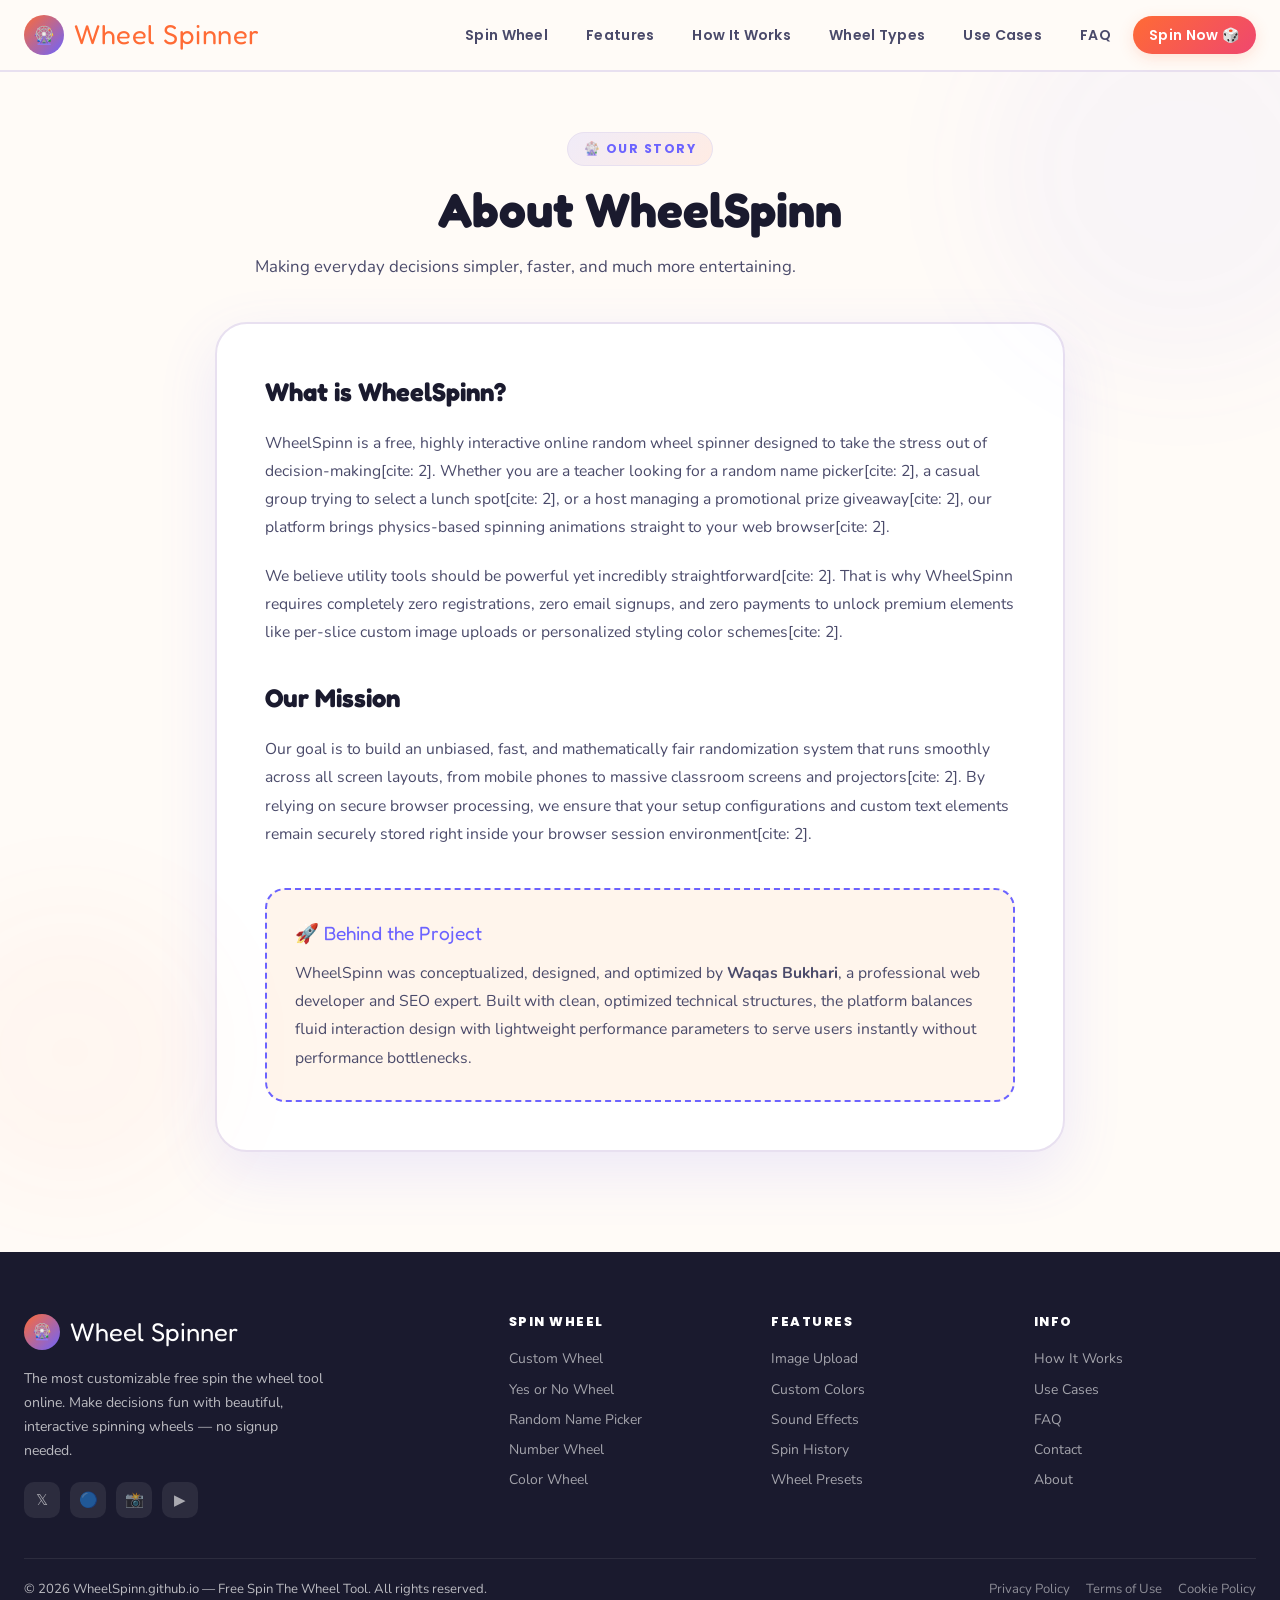
<file: about.html>
<!DOCTYPE html>
<html lang="en">
<head>
  <meta charset="UTF-8">
  <meta name="viewport" content="width=device-width, initial-scale=1.0">
  <title>About Us — WheelSpinn</title>
  <meta name="description" content="Learn more about WheelSpinn, a free interactive decision-making tool built to make choices fast, fun, and completely random.">
  <meta name="robots" content="index, follow">
  <link rel="icon" type="image/png" sizes="32x32" href="/favicon.png">
  <link rel="preconnect" href="https://fonts.googleapis.com">
  <link rel="preconnect" href="https://fonts.gstatic.com" crossorigin>
  <link rel="stylesheet" href="css/style.css">
  
  <style>
    .about-content { padding: 60px 0 100px; max-width: 850px; margin: 0 auto; }
    .about-card {
      background: var(--surface);
      border: 2px solid var(--border);
      border-radius: var(--radius-lg);
      padding: 48px;
      box-shadow: 0 20px 60px var(--shadow);
    }
    .about-card h2 { font-family: var(--font-display); font-size: 1.6rem; color: var(--text); margin: 32px 0 16px; }
    .about-card h2:first-of-type { margin-top: 0; }
    .about-card p { color: var(--text2); font-size: 0.98rem; line-height: 1.8; margin-bottom: 20px; }
    .creator-box {
      margin-top: 40px; padding: 28px; background: var(--bg2); 
      border-radius: var(--radius); border: 2px dashed var(--secondary);
    }
    .creator-title { font-family: var(--font-display); font-size: 1.2rem; color: var(--secondary); margin-bottom: 10px; }
    @media (max-width: 768px) { .about-card { padding: 24px; } }
  </style>
</head>
<body>

<!-- ===== HEADER ===== -->
<header id="site-header"></header>

<!-- ===== MAIN ===== -->
<main>
  <section aria-label="About WheelSpinn">
    <div class="blob" style="width:400px;height:400px;background:rgba(108,99,255,0.12);top:-100px;right:-100px;animation-duration:10s"></div>
    <div class="blob" style="width:300px;height:300px;background:rgba(255,107,53,0.1);bottom:50px;left:-80px;animation-duration:12s"></div>

    <div class="container about-content">
      <div style="text-align:center; margin-bottom: 40px;">
        <div class="section-label">🎡 Our Story</div>
        <h1 class="section-title">About WheelSpinn</h1>
        <p class="section-sub">Making everyday decisions simpler, faster, and much more entertaining.</p>
      </div>

      <div class="about-card">
        <h2>What is WheelSpinn?</h2>
        <p>WheelSpinn is a free, highly interactive online random wheel spinner designed to take the stress out of decision-making[cite: 2]. Whether you are a teacher looking for a random name picker[cite: 2], a casual group trying to select a lunch spot[cite: 2], or a host managing a promotional prize giveaway[cite: 2], our platform brings physics-based spinning animations straight to your web browser[cite: 2].</p>
        <p>We believe utility tools should be powerful yet incredibly straightforward[cite: 2]. That is why WheelSpinn requires completely zero registrations, zero email signups, and zero payments to unlock premium elements like per-slice custom image uploads or personalized styling color schemes[cite: 2].</p>

        <h2>Our Mission</h2>
        <p>Our goal is to build an unbiased, fast, and mathematically fair randomization system that runs smoothly across all screen layouts, from mobile phones to massive classroom screens and projectors[cite: 2]. By relying on secure browser processing, we ensure that your setup configurations and custom text elements remain securely stored right inside your browser session environment[cite: 2].</p>

        <div class="creator-box">
          <div class="creator-title">🚀 Behind the Project</div>
          <p style="margin-bottom:0;">WheelSpinn was conceptualized, designed, and optimized by <strong>Waqas Bukhari</strong>, a professional web developer and SEO expert. Built with clean, optimized technical structures, the platform balances fluid interaction design with lightweight performance parameters to serve users instantly without performance bottlenecks.</p>
        </div>
      </div>
    </div>
  </section>
</main>

<!-- ===== FOOTER ===== -->
<footer id="site-footer"></footer>

<!-- ===== SCRIPTS ===== -->
<script src="js/header.js"></script>
<script src="js/footer.js"></script>
</body>
</html>
</file>
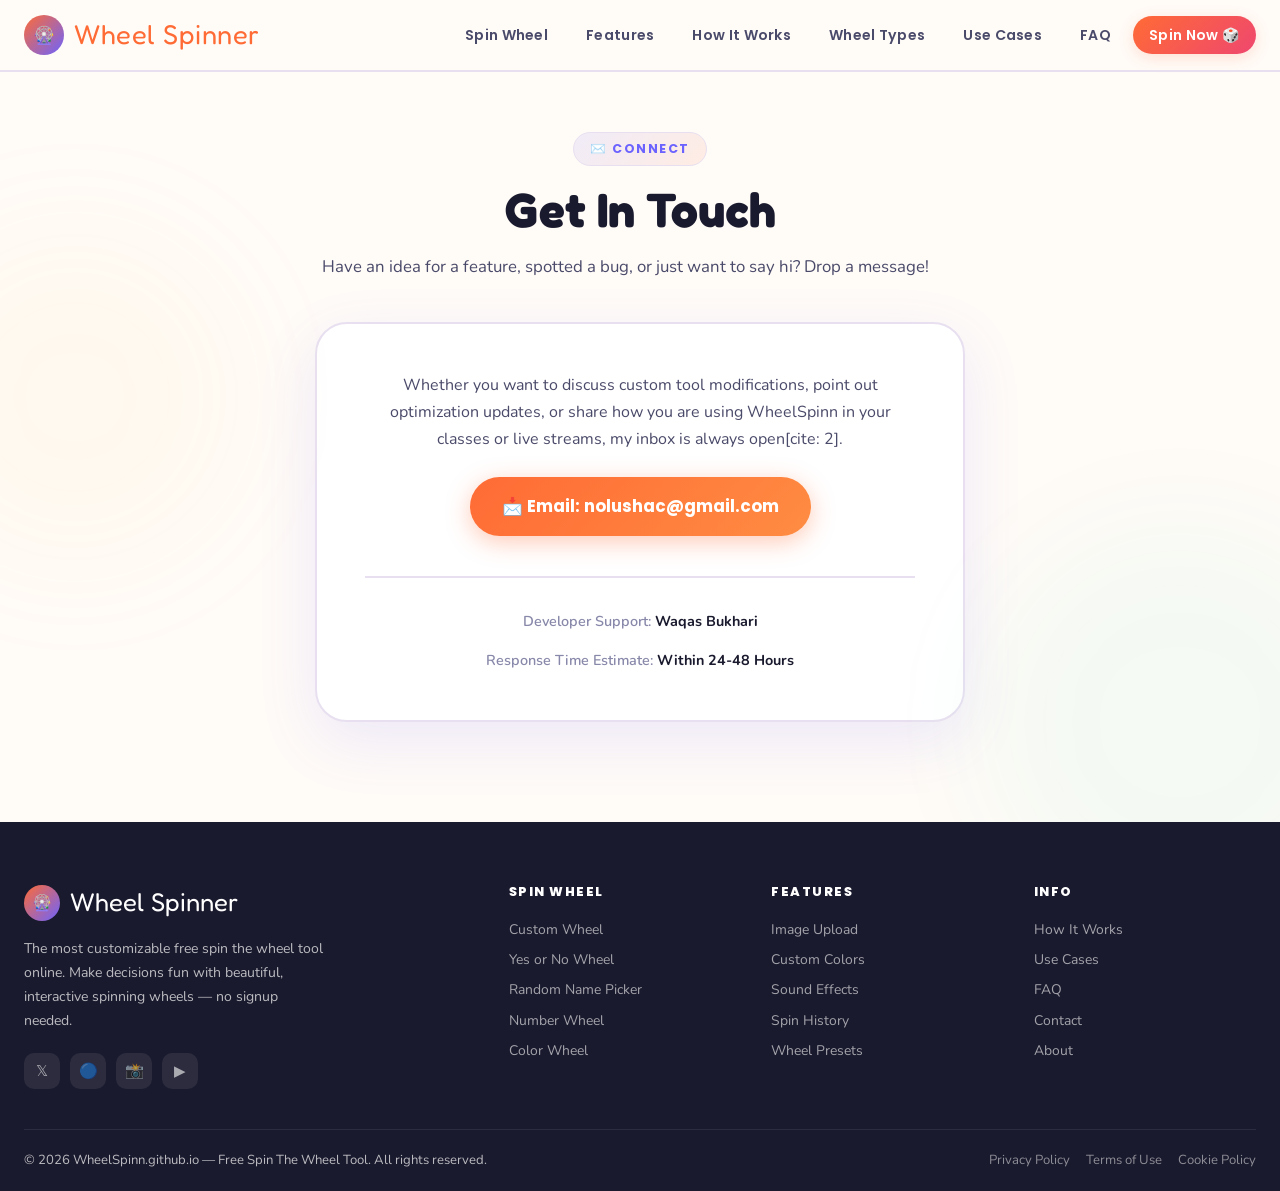
<file: contact.html>
<!DOCTYPE html>
<html lang="en">
<head>
  <meta charset="UTF-8">
  <meta name="viewport" content="width=device-width, initial-scale=1.0">
  <title>Contact Us — WheelSpinn</title>
  <meta name="description" content="Have questions or feedback about WheelSpinn? Get in touch with us directly via email.">
  <meta name="robots" content="index, follow">
  <link rel="icon" type="image/png" sizes="32x32" href="/favicon.png">
  <link rel="preconnect" href="https://fonts.googleapis.com">
  <link rel="preconnect" href="https://fonts.gstatic.com" crossorigin>
  <link rel="stylesheet" href="css/style.css">
  
  <style>
    .contact-content { padding: 60px 0 100px; max-width: 650px; margin: 0 auto; }
    .contact-card {
      background: var(--surface); border: 2px solid var(--border); border-radius: var(--radius-lg);
      padding: 48px; box-shadow: 0 20px 60px var(--shadow); text-align: center;
    }
    .contact-card p { color: var(--text2); font-size: 1rem; line-height: 1.7; margin-bottom: 24px; }
    .email-btn {
      display: inline-flex; align-items: center; gap: 10px; background: linear-gradient(135deg, var(--primary), #FF8C42);
      color: white; font-family: var(--font-ui); font-weight: 700; font-size: 1.05rem; padding: 16px 32px;
      border-radius: 50px; box-shadow: 0 6px 24px rgba(255,107,53,0.35); transition: var(--transition);
    }
    .email-btn:hover { transform: translateY(-3px); box-shadow: 0 10px 30px rgba(255,107,53,0.45); }
    .info-grid { margin-top: 40px; display: grid; grid-template-columns: 1fr; gap: 16px; border-top: 2px solid var(--border); padding-top: 32px; }
    .info-item { font-size: 0.9rem; color: var(--text3); font-weight: 600; }
    .info-item strong { color: var(--text); }
    @media (max-width: 768px) { .contact-card { padding: 32px 24px; } }
  </style>
</head>
<body>

<!-- ===== HEADER ===== -->
<header id="site-header"></header>

<!-- ===== MAIN ===== -->
<main>
  <section aria-label="Contact Details">
    <div class="blob" style="width:350px;height:350px;background:rgba(255,209,102,0.15);top:20%;left:-100px;animation-duration:9s"></div>
    <div class="blob" style="width:400px;height:400px;background:rgba(6,214,160,0.12);bottom:-100px;right:-100px;animation-duration:11s"></div>

    <div class="container contact-content">
      <div style="text-align:center; margin-bottom: 40px;">
        <div class="section-label">✉️ Connect</div>
        <h1 class="section-title">Get In Touch</h1>
        <p class="section-sub">Have an idea for a feature, spotted a bug, or just want to say hi? Drop a message!</p>
      </div>

      <div class="contact-card">
        <p>Whether you want to discuss custom tool modifications, point out optimization updates, or share how you are using WheelSpinn in your classes or live streams, my inbox is always open[cite: 2].</p>
        
        <a href="mailto:nolushac@gmail.com" class="email-btn">
          📩 Email: nolushac@gmail.com
        </a>

        <div class="info-grid">
          <div class="info-item">Developer Support: <strong>Waqas Bukhari</strong></div>
          <div class="info-item">Response Time Estimate: <strong>Within 24-48 Hours</strong></div>
        </div>
      </div>
    </div>
  </section>
</main>

<!-- ===== FOOTER ===== -->
<footer id="site-footer"></footer>

<!-- ===== SCRIPTS ===== -->
<script src="js/header.js"></script>
<script src="js/footer.js"></script>
</body>
</html>
</file>
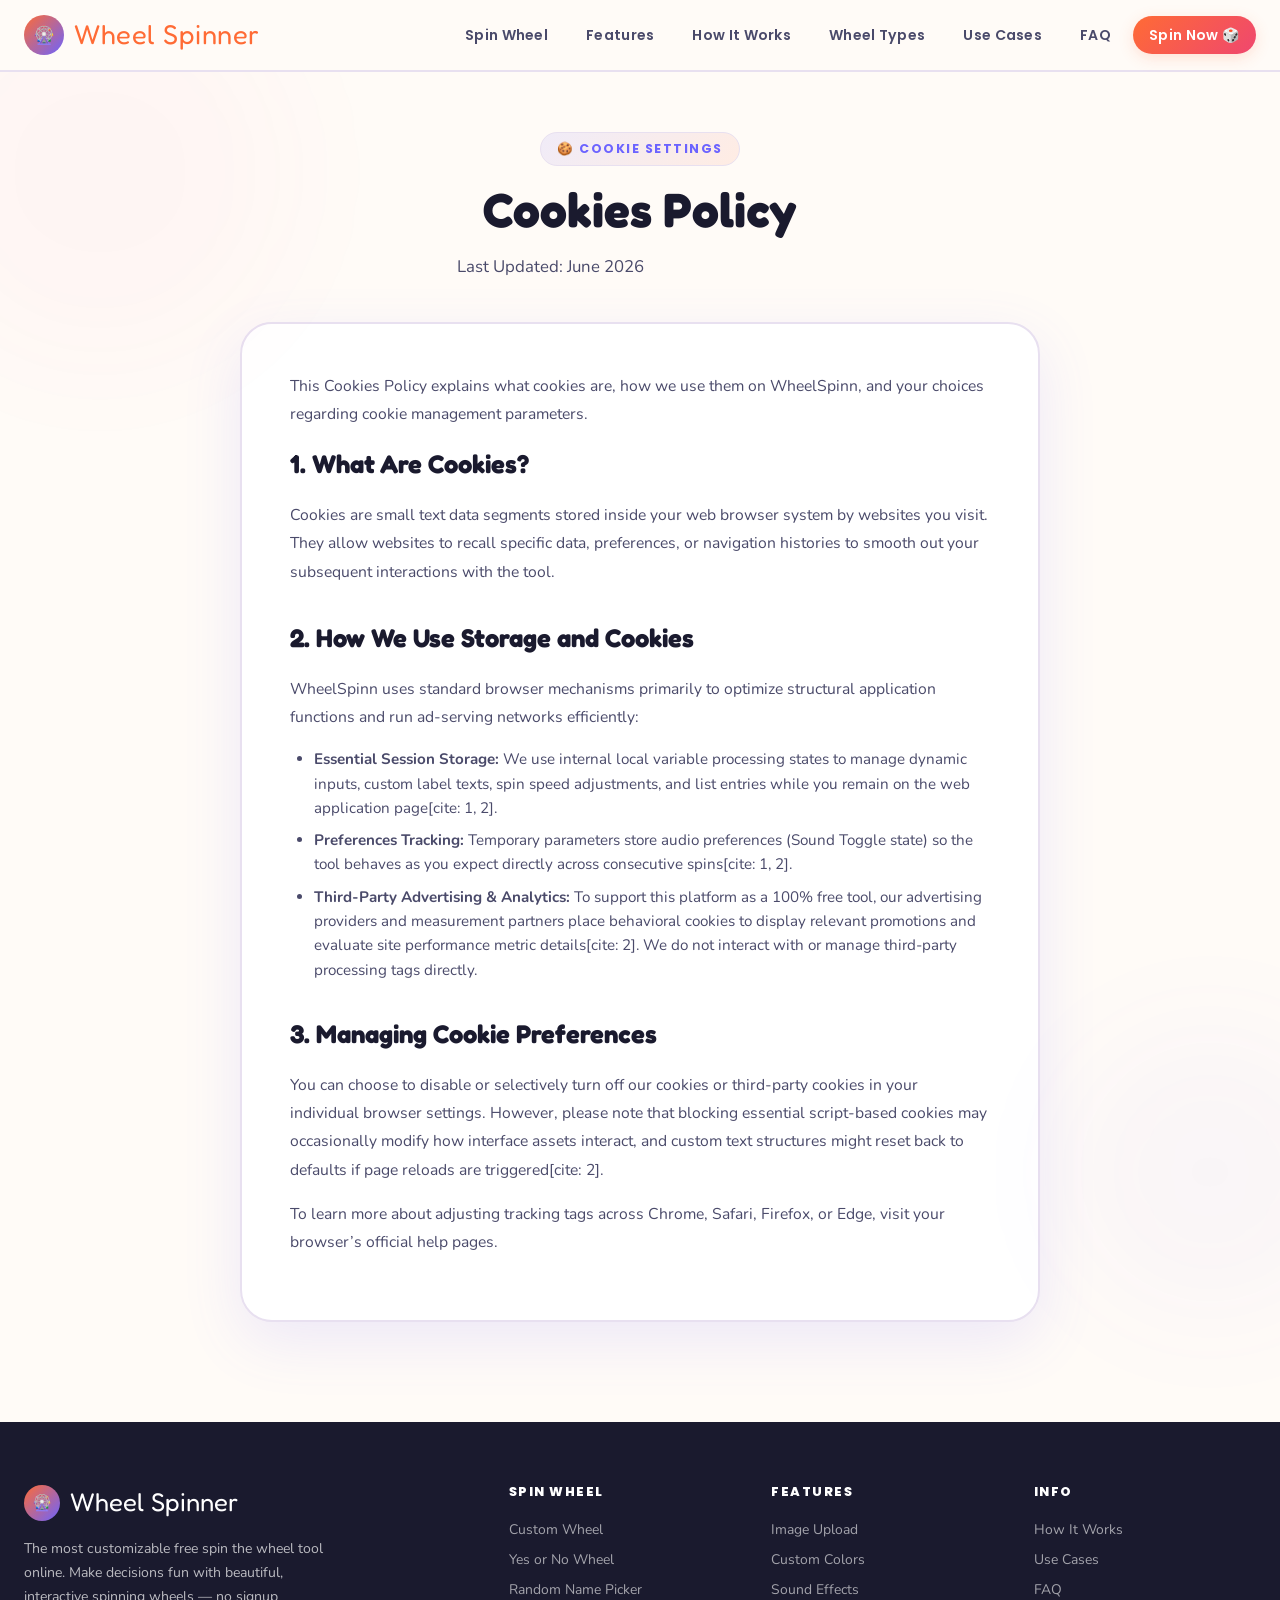
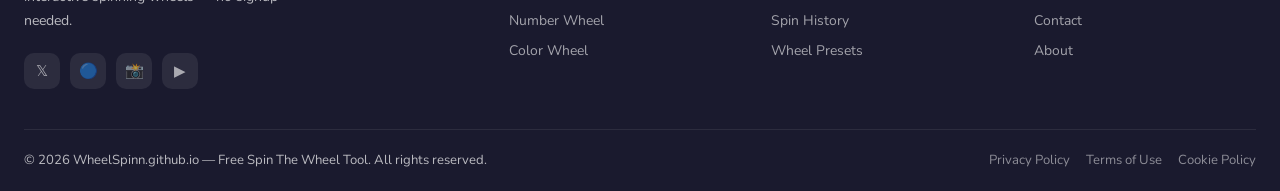
<file: cookies.html>
<!DOCTYPE html>
<html lang="en">
<head>
  <meta charset="UTF-8">
  <meta name="viewport" content="width=device-width, initial-scale=1.0">
  <title>Cookies Policy — WheelSpinn</title>
  <meta name="description" content="Cookies Policy for WheelSpinn. Read about how we use local configurations and non-intrusive session storage to manage custom wheels.">
  <meta name="robots" content="index, follow">
  <link rel="icon" type="image/png" sizes="32x32" href="/favicon.png">
  <link rel="preconnect" href="https://fonts.googleapis.com">
  <link rel="preconnect" href="https://fonts.gstatic.com" crossorigin>
  <link rel="stylesheet" href="css/style.css">
  
  <style>
    .legal-content { padding: 60px 0 100px; max-width: 800px; margin: 0 auto; }
    .legal-body {
      background: var(--surface); border: 2px solid var(--border); border-radius: var(--radius-lg);
      padding: 48px; box-shadow: 0 20px 60px var(--shadow);
    }
    .legal-body h2 { font-family: var(--font-display); font-size: 1.6rem; color: var(--text); margin: 32px 0 16px; }
    .legal-body h2:first-of-type { margin-top: 0; }
    .legal-body p { color: var(--text2); font-size: 0.98rem; line-height: 1.8; margin-bottom: 16px; }
    .legal-body ul { list-style: disc; margin-left: 24px; margin-bottom: 16px; color: var(--text2); }
    .legal-body li { margin-bottom: 8px; font-size: 0.95rem; }
    @media (max-width: 768px) { .legal-body { padding: 24px; } }
  </style>
</head>
<body>

<!-- ===== HEADER ===== -->
<header id="site-header"></header>

<!-- ===== MAIN ===== -->
<main>
  <section aria-label="Cookies Policy Content">
    <div class="blob" style="width:400px;height:400px;background:rgba(239,71,111,0.08);top:-100px;left:-100px;animation-duration:10s"></div>
    <div class="blob" style="width:300px;height:300px;background:rgba(108,99,255,0.1);bottom:100px;right:-80px;animation-duration:12s"></div>

    <div class="container legal-content">
      <div style="text-align:center; margin-bottom: 40px;">
        <div class="section-label">🍪 Cookie Settings</div>
        <h1 class="section-title">Cookies Policy</h1>
        <p class="section-sub">Last Updated: June 2026</p>
      </div>

      <div class="legal-body">
        <p>This Cookies Policy explains what cookies are, how we use them on WheelSpinn, and your choices regarding cookie management parameters.</p>

        <h2>1. What Are Cookies?</h2>
        <p>Cookies are small text data segments stored inside your web browser system by websites you visit. They allow websites to recall specific data, preferences, or navigation histories to smooth out your subsequent interactions with the tool.</p>

        <h2>2. How We Use Storage and Cookies</h2>
        <p>WheelSpinn uses standard browser mechanisms primarily to optimize structural application functions and run ad-serving networks efficiently:</p>
        <ul>
          <li><strong>Essential Session Storage:</strong> We use internal local variable processing states to manage dynamic inputs, custom label texts, spin speed adjustments, and list entries while you remain on the web application page[cite: 1, 2].</li>
          <li><strong>Preferences Tracking:</strong> Temporary parameters store audio preferences (Sound Toggle state) so the tool behaves as you expect directly across consecutive spins[cite: 1, 2].</li>
          <li><strong>Third-Party Advertising & Analytics:</strong> To support this platform as a 100% free tool, our advertising providers and measurement partners place behavioral cookies to display relevant promotions and evaluate site performance metric details[cite: 2]. We do not interact with or manage third-party processing tags directly.</li>
        </ul>

        <h2>3. Managing Cookie Preferences</h2>
        <p>You can choose to disable or selectively turn off our cookies or third-party cookies in your individual browser settings. However, please note that blocking essential script-based cookies may occasionally modify how interface assets interact, and custom text structures might reset back to defaults if page reloads are triggered[cite: 2].</p>
        <p>To learn more about adjusting tracking tags across Chrome, Safari, Firefox, or Edge, visit your browser’s official help pages.</p>
      </div>
    </div>
  </section>
</main>

<!-- ===== FOOTER ===== -->
<footer id="site-footer"></footer>

<!-- ===== SCRIPTS ===== -->
<script src="js/header.js"></script>
<script src="js/footer.js"></script>
</body>
</html>
</file>
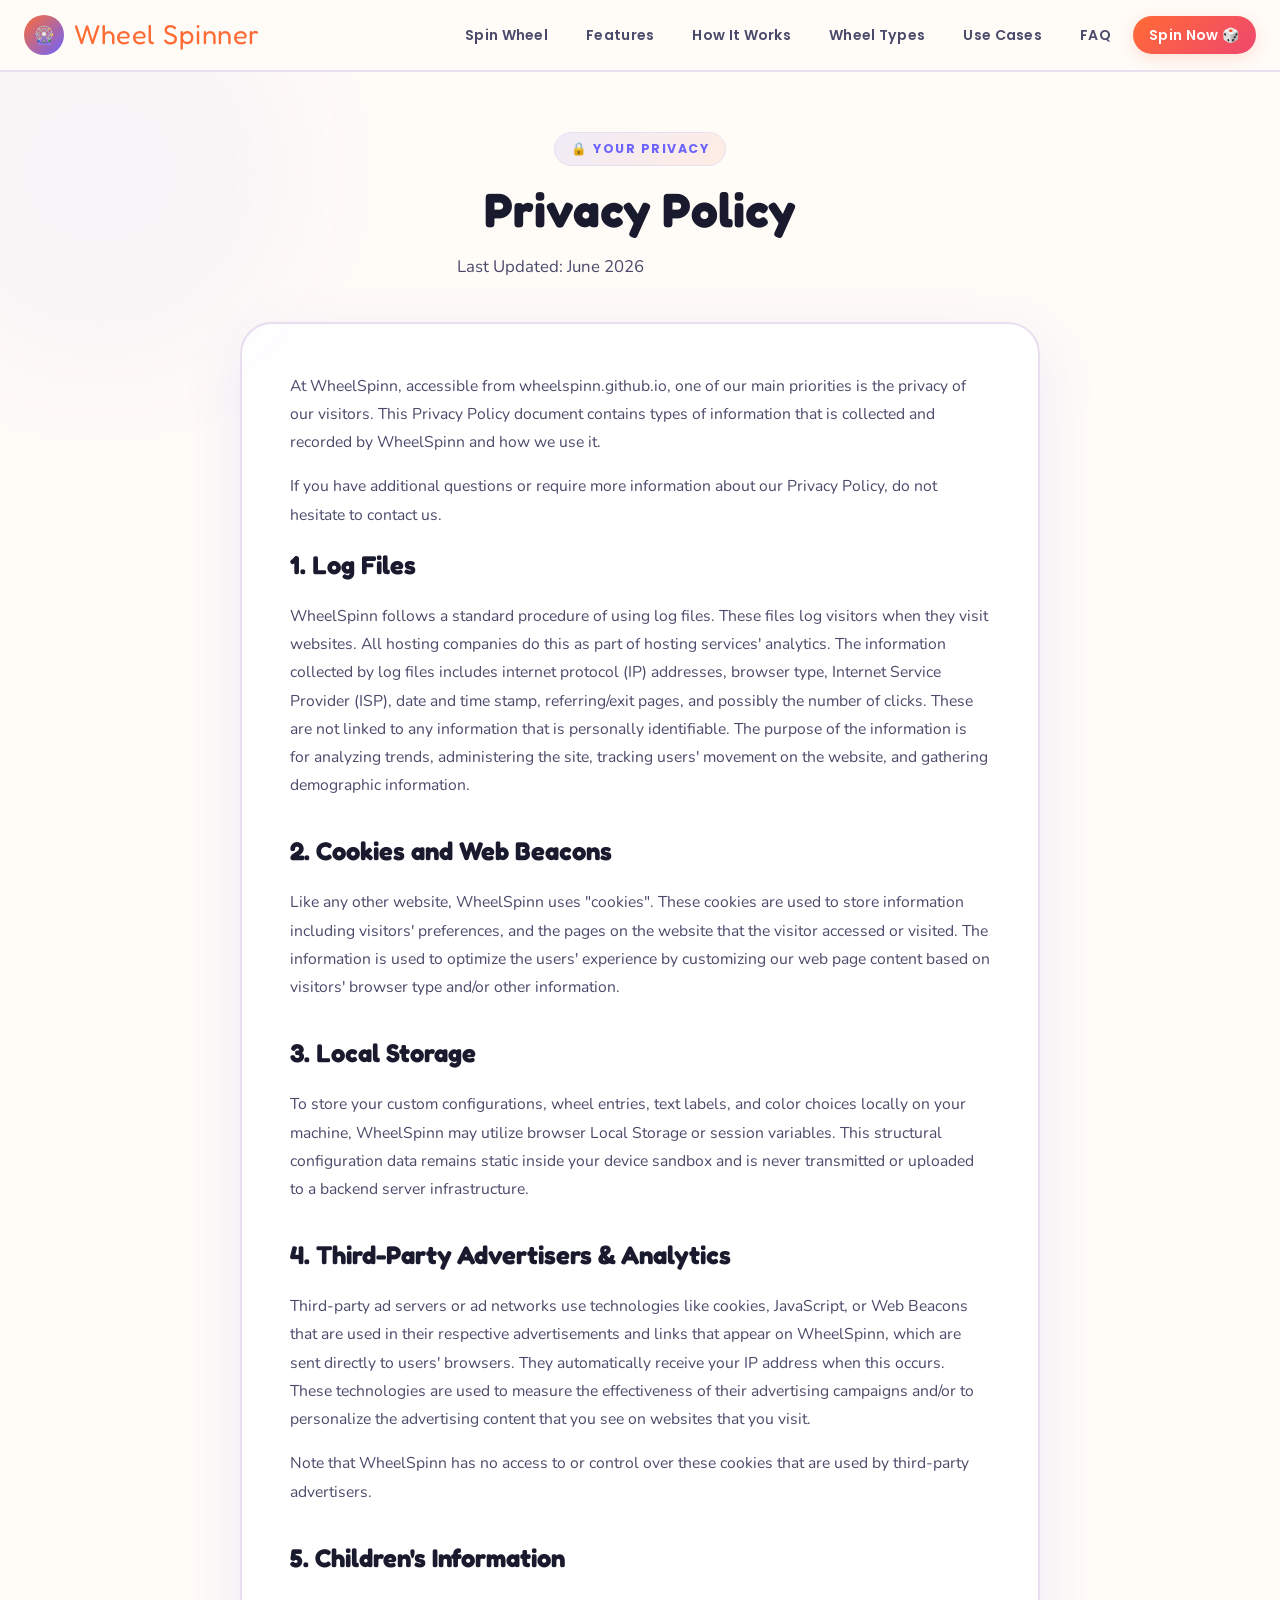
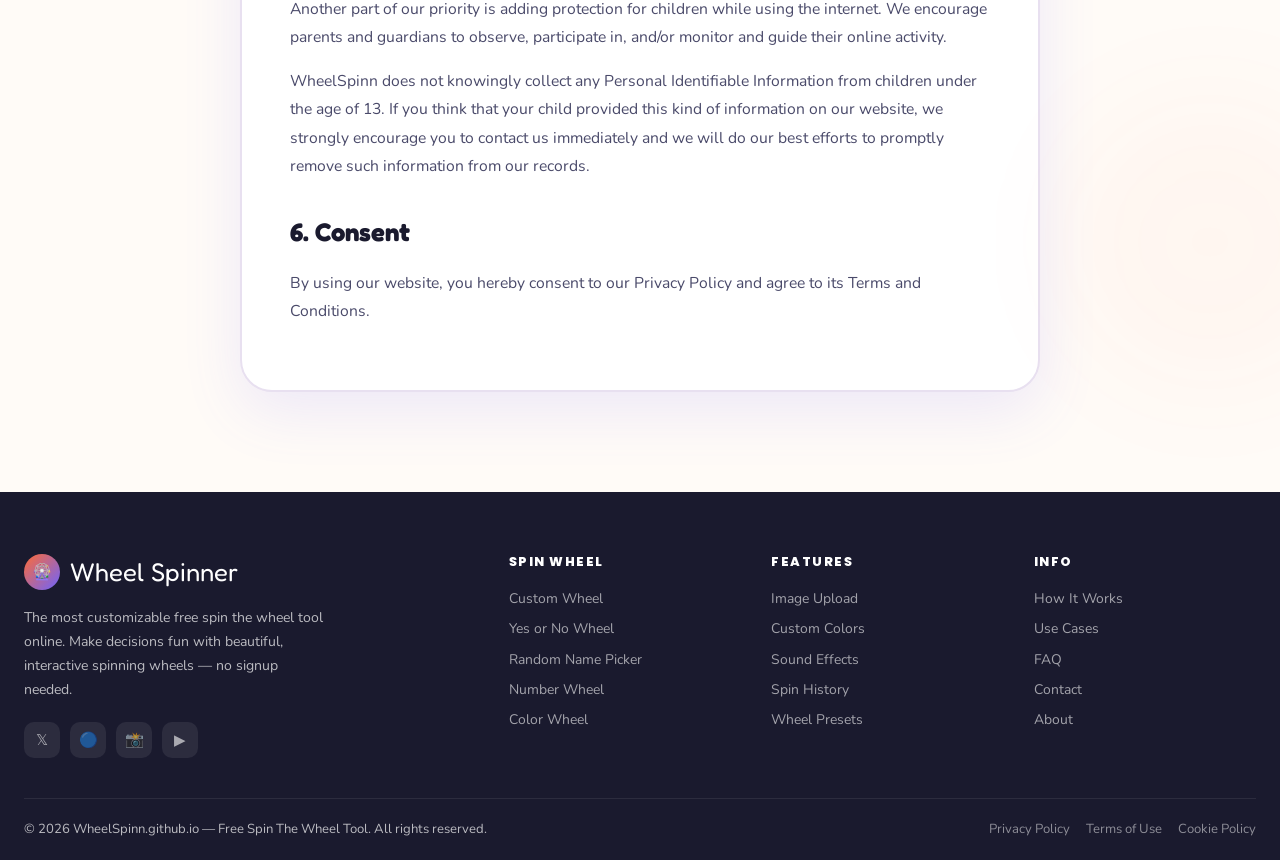
<file: privacy.html>
<!DOCTYPE html>
<html lang="en">
<head>
  <meta charset="UTF-8">
  <meta name="viewport" content="width=device-width, initial-scale=1.0">
  <title>Privacy Policy — WheelSpinn</title>
  <meta name="description" content="Privacy Policy for WheelSpinn. Learn how we handle your session details and data with complete security and anonymity.">
  <meta name="robots" content="index, follow">
  <link rel="icon" type="image/png" sizes="32x32" href="/favicon.png">
  <link rel="preconnect" href="https://fonts.googleapis.com">
  <link rel="preconnect" href="https://fonts.gstatic.com" crossorigin>
  <link rel="stylesheet" href="css/style.css">
  
  <style>
    .legal-content {
      padding: 60px 0 100px;
      max-width: 800px;
      margin: 0 auto;
    }
    .legal-body {
      background: var(--surface);
      border: 2px solid var(--border);
      border-radius: var(--radius-lg);
      padding: 48px;
      box-shadow: 0 20px 60px var(--shadow);
    }
    .legal-body h2 {
      font-family: var(--font-display);
      font-size: 1.6rem;
      color: var(--text);
      margin: 32px 0 16px;
    }
    .legal-body h2:first-of-type {
      margin-top: 0;
    }
    .legal-body p {
      color: var(--text2);
      font-size: 0.98rem;
      line-height: 1.8;
      margin-bottom: 16px;
    }
    .legal-body ul {
      list-style: disc;
      margin-left: 24px;
      margin-bottom: 16px;
      color: var(--text2);
    }
    .legal-body li {
      margin-bottom: 8px;
      font-size: 0.95rem;
    }
    @media (max-width: 768px) {
      .legal-body { padding: 24px; }
    }
  </style>
</head>
<body>

<!-- ===== HEADER ===== -->
<header id="site-header"></header>

<!-- ===== MAIN ===== -->
<main>
  <section aria-label="Privacy Policy Content">
    <div class="blob" style="width:400px;height:400px;background:rgba(108,99,255,0.12);top:-100px;left:-100px;animation-duration:10s"></div>
    <div class="blob" style="width:300px;height:300px;background:rgba(255,107,53,0.1);bottom:100px;right:-80px;animation-duration:12s"></div>

    <div class="container legal-content">
      <div style="text-align:center; margin-bottom: 40px;">
        <div class="section-label">🔒 Your Privacy</div>
        <h1 class="section-title">Privacy Policy</h1>
        <p class="section-sub">Last Updated: June 2026</p>
      </div>

      <div class="legal-body">
        <p>At WheelSpinn, accessible from wheelspinn.github.io, one of our main priorities is the privacy of our visitors. This Privacy Policy document contains types of information that is collected and recorded by WheelSpinn and how we use it.</p>
        <p>If you have additional questions or require more information about our Privacy Policy, do not hesitate to contact us.</p>

        <h2>1. Log Files</h2>
        <p>WheelSpinn follows a standard procedure of using log files. These files log visitors when they visit websites. All hosting companies do this as part of hosting services' analytics. The information collected by log files includes internet protocol (IP) addresses, browser type, Internet Service Provider (ISP), date and time stamp, referring/exit pages, and possibly the number of clicks. These are not linked to any information that is personally identifiable. The purpose of the information is for analyzing trends, administering the site, tracking users' movement on the website, and gathering demographic information.</p>

        <h2>2. Cookies and Web Beacons</h2>
        <p>Like any other website, WheelSpinn uses "cookies". These cookies are used to store information including visitors' preferences, and the pages on the website that the visitor accessed or visited. The information is used to optimize the users' experience by customizing our web page content based on visitors' browser type and/or other information.</p>

        <h2>3. Local Storage</h2>
        <p>To store your custom configurations, wheel entries, text labels, and color choices locally on your machine, WheelSpinn may utilize browser Local Storage or session variables. This structural configuration data remains static inside your device sandbox and is never transmitted or uploaded to a backend server infrastructure.</p>

        <h2>4. Third-Party Advertisers & Analytics</h2>
        <p>Third-party ad servers or ad networks use technologies like cookies, JavaScript, or Web Beacons that are used in their respective advertisements and links that appear on WheelSpinn, which are sent directly to users' browsers. They automatically receive your IP address when this occurs. These technologies are used to measure the effectiveness of their advertising campaigns and/or to personalize the advertising content that you see on websites that you visit.</p>
        <p>Note that WheelSpinn has no access to or control over these cookies that are used by third-party advertisers.</p>

        <h2>5. Children's Information</h2>
        <p>Another part of our priority is adding protection for children while using the internet. We encourage parents and guardians to observe, participate in, and/or monitor and guide their online activity.</p>
        <p>WheelSpinn does not knowingly collect any Personal Identifiable Information from children under the age of 13. If you think that your child provided this kind of information on our website, we strongly encourage you to contact us immediately and we will do our best efforts to promptly remove such information from our records.</p>

        <h2>6. Consent</h2>
        <p>By using our website, you hereby consent to our Privacy Policy and agree to its Terms and Conditions.</p>
      </div>
    </div>
  </section>
</main>

<!-- ===== FOOTER ===== -->
<footer id="site-footer"></footer>

<!-- ===== SCRIPTS ===== -->
<script src="js/header.js"></script>
<script src="js/footer.js"></script>
</body>
</html>
</file>
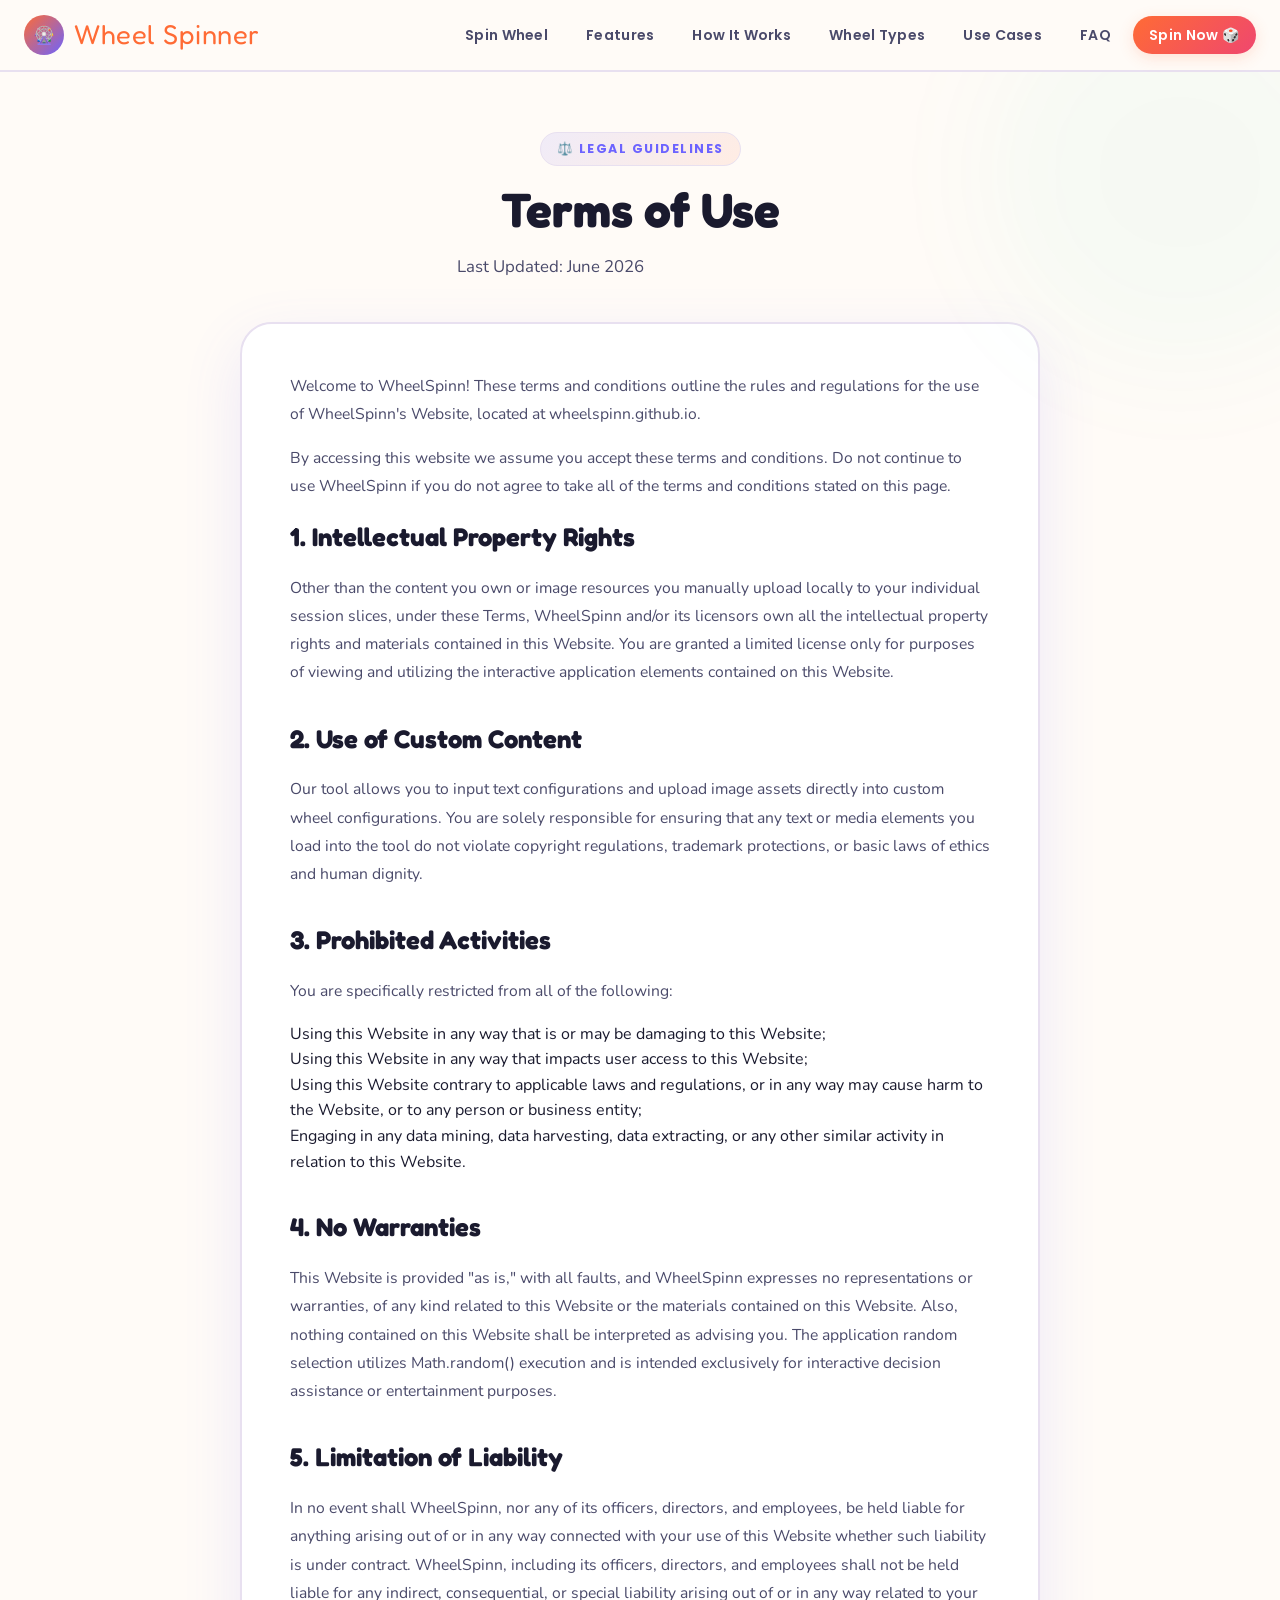
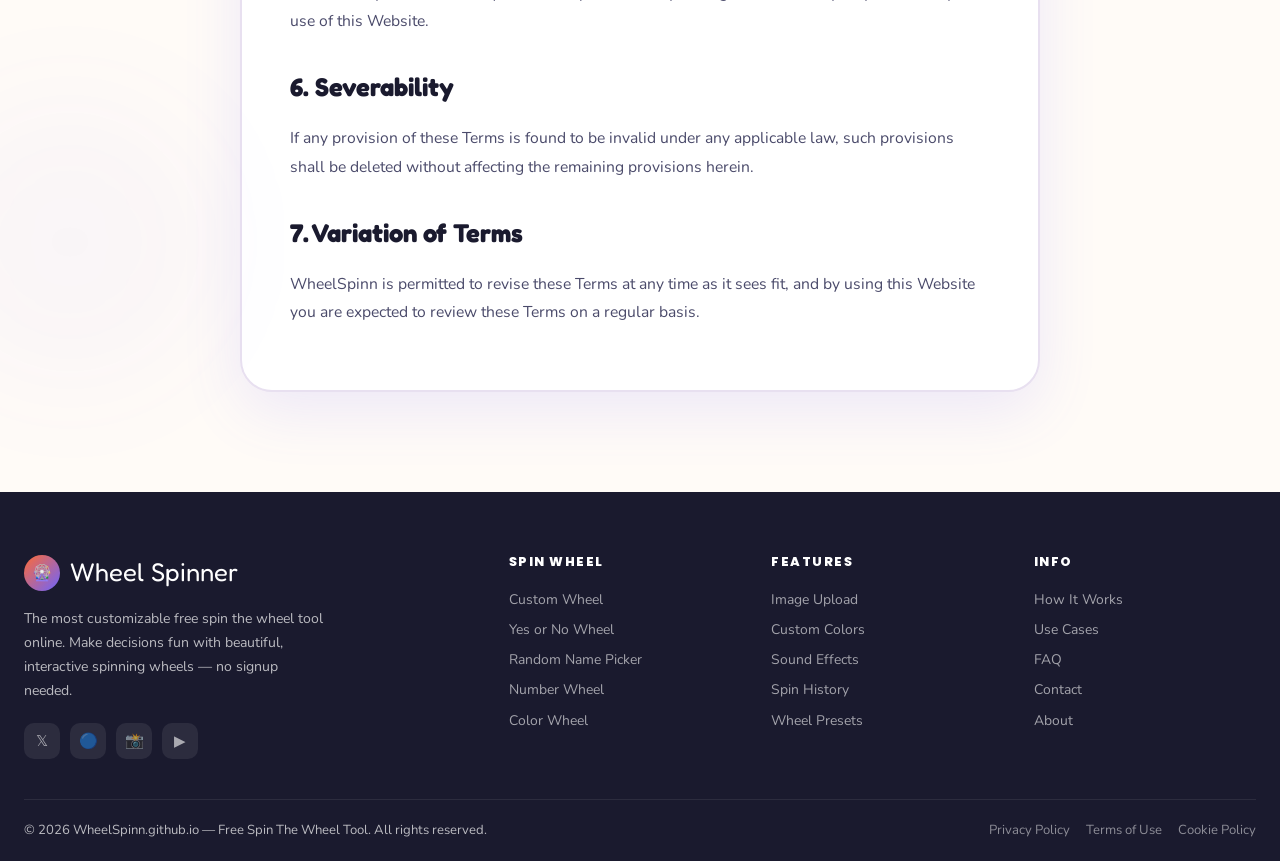
<file: terms.html>
<!DOCTYPE html>
<html lang="en">
<head>
  <meta charset="UTF-8">
  <meta name="viewport" content="width=device-width, initial-scale=1.0">
  <title>Terms of Use — WheelSpinn</title>
  <meta name="description" content="Terms of Use agreement for WheelSpinn. Read the usage guidelines and conditions for spinning our web-based interactive tool.">
  <meta name="robots" content="index, follow">
  <link rel="icon" type="image/png" sizes="32x32" href="/favicon.png">
  <link rel="preconnect" href="https://fonts.googleapis.com">
  <link rel="preconnect" href="https://fonts.gstatic.com" crossorigin>
  <link rel="stylesheet" href="css/style.css">
  
  <style>
    .legal-content {
      padding: 60px 0 100px;
      max-width: 800px;
      margin: 0 auto;
    }
    .legal-body {
      background: var(--surface);
      border: 2px solid var(--border);
      border-radius: var(--radius-lg);
      padding: 48px;
      box-shadow: 0 20px 60px var(--shadow);
    }
    .legal-body h2 {
      font-family: var(--font-display);
      font-size: 1.6rem;
      color: var(--text);
      margin: 32px 0 16px;
    }
    .legal-body h2:first-of-type {
      margin-top: 0;
    }
    .legal-body p {
      color: var(--text2);
      font-size: 0.98rem;
      line-height: 1.8;
      margin-bottom: 16px;
    }
    @media (max-width: 768px) {
      .legal-body { padding: 24px; }
    }
  </style>
</head>
<body>

<!-- ===== HEADER ===== -->
<header id="site-header"></header>

<!-- ===== MAIN ===== -->
<main>
  <section aria-label="Terms of Use Content">
    <div class="blob" style="width:400px;height:400px;background:rgba(6,214,160,0.1);top:-100px;right:-100px;animation-duration:10s"></div>
    <div class="blob" style="width:300px;height:300px;background:rgba(108,99,255,0.1);bottom:100px;left:-80px;animation-duration:12s"></div>

    <div class="container legal-content">
      <div style="text-align:center; margin-bottom: 40px;">
        <div class="section-label">⚖️ Legal Guidelines</div>
        <h1 class="section-title">Terms of Use</h1>
        <p class="section-sub">Last Updated: June 2026</p>
      </div>

      <div class="legal-body">
        <p>Welcome to WheelSpinn! These terms and conditions outline the rules and regulations for the use of WheelSpinn's Website, located at wheelspinn.github.io.</p>
        <p>By accessing this website we assume you accept these terms and conditions. Do not continue to use WheelSpinn if you do not agree to take all of the terms and conditions stated on this page.</p>

        <h2>1. Intellectual Property Rights</h2>
        <p>Other than the content you own or image resources you manually upload locally to your individual session slices, under these Terms, WheelSpinn and/or its licensors own all the intellectual property rights and materials contained in this Website. You are granted a limited license only for purposes of viewing and utilizing the interactive application elements contained on this Website.</p>

        <h2>2. Use of Custom Content</h2>
        <p>Our tool allows you to input text configurations and upload image assets directly into custom wheel configurations. You are solely responsible for ensuring that any text or media elements you load into the tool do not violate copyright regulations, trademark protections, or basic laws of ethics and human dignity.</p>

        <h2>3. Prohibited Activities</h2>
        <p>You are specifically restricted from all of the following:</p>
        <ul>
          <li>Using this Website in any way that is or may be damaging to this Website;</li>
          <li>Using this Website in any way that impacts user access to this Website;</li>
          <li>Using this Website contrary to applicable laws and regulations, or in any way may cause harm to the Website, or to any person or business entity;</li>
          <li>Engaging in any data mining, data harvesting, data extracting, or any other similar activity in relation to this Website.</li>
        </ul>

        <h2>4. No Warranties</h2>
        <p>This Website is provided "as is," with all faults, and WheelSpinn expresses no representations or warranties, of any kind related to this Website or the materials contained on this Website. Also, nothing contained on this Website shall be interpreted as advising you. The application random selection utilizes Math.random() execution and is intended exclusively for interactive decision assistance or entertainment purposes.</p>

        <h2>5. Limitation of Liability</h2>
        <p>In no event shall WheelSpinn, nor any of its officers, directors, and employees, be held liable for anything arising out of or in any way connected with your use of this Website whether such liability is under contract. WheelSpinn, including its officers, directors, and employees shall not be held liable for any indirect, consequential, or special liability arising out of or in any way related to your use of this Website.</p>

        <h2>6. Severability</h2>
        <p>If any provision of these Terms is found to be invalid under any applicable law, such provisions shall be deleted without affecting the remaining provisions herein.</p>

        <h2>7. Variation of Terms</h2>
        <p>WheelSpinn is permitted to revise these Terms at any time as it sees fit, and by using this Website you are expected to review these Terms on a regular basis.</p>
      </div>
    </div>
  </section>
</main>

<!-- ===== FOOTER ===== -->
<footer id="site-footer"></footer>

<!-- ===== SCRIPTS ===== -->
<script src="js/header.js"></script>
<script src="js/footer.js"></script>
</body>
</html>
</file>
<file: css/style.css>
/* ===== DESIGN SYSTEM ===== */
@import url('https://fonts.googleapis.com/css2?family=Fredoka+One&family=Nunito:wght@400;500;600;700;800;900&family=Poppins:wght@400;500;600;700;800&display=swap');

:root {
  --primary: #FF6B35;
  --secondary: #6C63FF;
  --accent1: #FFD166;
  --accent2: #06D6A0;
  --accent3: #EF476F;
  --accent4: #118AB2;
  --bg: #FFFBF7;
  --bg2: #FFF5EC;
  --surface: #FFFFFF;
  --text: #1A1A2E;
  --text2: #4A4A6A;
  --text3: #8888AA;
  --border: #E8E0F0;
  --shadow: rgba(108, 99, 255, 0.12);
  --shadow2: rgba(255, 107, 53, 0.18);
  --radius: 20px;
  --radius-sm: 12px;
  --radius-lg: 32px;
  --font-display: 'Fredoka One', cursive;
  --font-body: 'Nunito', sans-serif;
  --font-ui: 'Poppins', sans-serif;
  --transition: 0.3s cubic-bezier(0.4, 0, 0.2, 1);
  --header-h: 72px;
}

/* ===== RESET & BASE ===== */
*, *::before, *::after { box-sizing: border-box; margin: 0; padding: 0; }

html { scroll-behavior: smooth; }

body {
  font-family: var(--font-body);
  background: var(--bg);
  color: var(--text);
  overflow-x: hidden;
  line-height: 1.6;
}

a { text-decoration: none; color: inherit; }
ul { list-style: none; }
img { max-width: 100%; display: block; }
button { cursor: pointer; border: none; background: none; font-family: inherit; }
input, select, textarea { font-family: inherit; }

/* ===== SCROLLBAR ===== */
::-webkit-scrollbar { width: 8px; }
::-webkit-scrollbar-track { background: var(--bg2); }
::-webkit-scrollbar-thumb { background: var(--secondary); border-radius: 4px; }

/* ===== HEADER ===== */
#site-header {
  position: fixed; top: 0; left: 0; right: 0; z-index: 1000;
  height: var(--header-h);
  background: rgba(255,251,247,0.92);
  backdrop-filter: blur(20px);
  border-bottom: 2px solid var(--border);
  display: flex; align-items: center;
  transition: var(--transition);
}
#site-header.scrolled {
  box-shadow: 0 4px 30px var(--shadow);
}
.header-inner {
  max-width: 1280px; margin: 0 auto; width: 100%; padding: 0 24px;
  display: flex; align-items: center; justify-content: space-between; gap: 24px;
}
.logo {
  display: flex; align-items: center; gap: 10px;
  font-family: var(--font-display);
  font-size: 1.7rem;
  color: var(--primary);
  letter-spacing: 0.5px;
}
.logo-icon {
  width: 40px; height: 40px;
  background: linear-gradient(135deg, var(--primary), var(--secondary));
  border-radius: 50%;
  display: flex; align-items: center; justify-content: center;
  color: white; font-size: 1.1rem;
  animation: spin-slow 8s linear infinite;
}
@keyframes spin-slow { to { transform: rotate(360deg); } }

.nav-links {
  display: flex; align-items: center; gap: 6px;
}
.nav-links a {
  font-family: var(--font-ui);
  font-weight: 600; font-size: 0.88rem;
  padding: 8px 16px;
  border-radius: 50px;
  color: var(--text2);
  transition: var(--transition);
  letter-spacing: 0.3px;
}
.nav-links a:hover, .nav-links a.active {
  background: var(--secondary);
  color: white;
}
.nav-cta {
  background: linear-gradient(135deg, var(--primary), var(--accent3)) !important;
  color: white !important;
  box-shadow: 0 4px 15px var(--shadow2);
}
.nav-cta:hover {
  transform: translateY(-2px);
  box-shadow: 0 6px 20px var(--shadow2) !important;
}
.hamburger {
  display: none;
  flex-direction: column; gap: 5px;
  padding: 8px; cursor: pointer;
}
.hamburger span {
  display: block; width: 24px; height: 2.5px;
  background: var(--text); border-radius: 2px;
  transition: var(--transition);
}

/* ===== MOBILE NAV ===== */
.mobile-nav {
  display: none;
  position: fixed; top: var(--header-h); left: 0; right: 0;
  background: var(--surface);
  border-bottom: 2px solid var(--border);
  padding: 16px 24px;
  z-index: 999;
  flex-direction: column; gap: 4px;
  box-shadow: 0 8px 30px var(--shadow);
}
.mobile-nav.open { display: flex; }
.mobile-nav a {
  font-family: var(--font-ui); font-weight: 600;
  padding: 12px 16px; border-radius: var(--radius-sm);
  color: var(--text2); transition: var(--transition);
}
.mobile-nav a:hover { background: var(--bg2); color: var(--primary); }

/* ===== MAIN LAYOUT ===== */
main { padding-top: var(--header-h); }

section { position: relative; overflow: hidden; }

.container {
  max-width: 1280px; margin: 0 auto; padding: 0 24px;
}

/* ===== SECTION LABELS ===== */
.section-label {
  display: inline-flex; align-items: center; gap: 8px;
  background: linear-gradient(135deg, rgba(108,99,255,0.1), rgba(255,107,53,0.1));
  border: 1.5px solid var(--border);
  padding: 6px 16px;
  border-radius: 50px;
  font-family: var(--font-ui); font-weight: 700; font-size: 0.78rem;
  text-transform: uppercase; letter-spacing: 1.5px;
  color: var(--secondary);
  margin-bottom: 16px;
}
.section-title {
  font-family: var(--font-display);
  font-size: clamp(2rem, 4vw, 3rem);
  line-height: 1.15;
  margin-bottom: 16px;
}
.section-sub {
  font-size: 1.05rem; color: var(--text2);
  max-width: 620px;
  line-height: 1.7;
}
.text-center { text-align: center; }
.text-center .section-sub { margin: 0 auto; }

/* ===== HERO SECTION ===== */
#hero {
  min-height: calc(100vh - var(--header-h));
  background: linear-gradient(160deg, #FFFBF7 0%, #F0EEFF 40%, #FFF0E8 100%);
  display: flex; align-items: center;
  padding: 60px 0 40px;
}
.hero-inner {
  display: grid;
  grid-template-columns: 1fr 1fr;
  gap: 40px; align-items: start;
  max-width: 1280px; margin: 0 auto; padding: 0 24px; width: 100%;
}
.hero-text { padding-top: 20px; }
.hero-badge {
  display: inline-flex; align-items: center; gap: 8px;
  background: linear-gradient(135deg, var(--accent1), #FFE0A0);
  padding: 8px 18px; border-radius: 50px;
  font-family: var(--font-ui); font-weight: 800; font-size: 0.82rem;
  color: #7A4F00; margin-bottom: 20px;
  box-shadow: 0 4px 15px rgba(255,209,102,0.4);
  text-transform: uppercase; letter-spacing: 1px;
}
.hero-title {
  font-family: var(--font-display);
  font-size: clamp(2.4rem, 5vw, 3.8rem);
  line-height: 1.1;
  margin-bottom: 20px;
}
.hero-title span {
  background: linear-gradient(135deg, var(--primary), var(--secondary));
  -webkit-background-clip: text; background-clip: text;
  -webkit-text-fill-color: transparent;
}
.hero-desc {
  font-size: 1.08rem; color: var(--text2);
  margin-bottom: 28px; line-height: 1.75;
  max-width: 500px;
}
.hero-btns {
  display: flex; flex-wrap: wrap; gap: 12px; margin-bottom: 36px;
}
.btn-primary {
  display: inline-flex; align-items: center; gap: 8px;
  background: linear-gradient(135deg, var(--primary), #FF8C42);
  color: white; font-family: var(--font-ui); font-weight: 700;
  font-size: 0.95rem; padding: 14px 28px;
  border-radius: 50px;
  box-shadow: 0 6px 24px rgba(255,107,53,0.35);
  transition: var(--transition);
  letter-spacing: 0.3px;
}
.btn-primary:hover {
  transform: translateY(-3px);
  box-shadow: 0 10px 30px rgba(255,107,53,0.45);
}
.btn-secondary {
  display: inline-flex; align-items: center; gap: 8px;
  background: var(--surface); color: var(--secondary);
  font-family: var(--font-ui); font-weight: 700;
  font-size: 0.95rem; padding: 13px 26px;
  border-radius: 50px;
  border: 2px solid var(--secondary);
  transition: var(--transition);
}
.btn-secondary:hover {
  background: var(--secondary); color: white;
  transform: translateY(-3px);
}
.hero-stats {
  display: flex; gap: 24px; flex-wrap: wrap;
}
.stat-item {
  display: flex; flex-direction: column; gap: 2px;
}
.stat-num {
  font-family: var(--font-display); font-size: 1.8rem;
  color: var(--primary); line-height: 1;
}
.stat-label {
  font-size: 0.78rem; color: var(--text3);
  font-weight: 700; text-transform: uppercase; letter-spacing: 1px;
}

/* ===== WHEEL APP CONTAINER ===== */
.hero-app {
  background: var(--surface);
  border-radius: 28px;
  box-shadow: 0 20px 60px var(--shadow), 0 0 0 1px var(--border);
  overflow: hidden;
  display: flex; flex-direction: column;
}
.app-topbar {
  background: linear-gradient(135deg, var(--secondary), var(--primary));
  padding: 14px 20px;
  display: flex; align-items: center; justify-content: space-between;
}
.app-topbar-title {
  font-family: var(--font-display); font-size: 1.1rem; color: white;
  display: flex; align-items: center; gap: 8px;
}
.app-tabs {
  display: flex; gap: 4px;
  background: rgba(255,255,255,0.15);
  padding: 4px; border-radius: 10px;
}
.app-tab {
  padding: 5px 12px; border-radius: 7px;
  font-family: var(--font-ui); font-weight: 700; font-size: 0.75rem;
  color: rgba(255,255,255,0.7); cursor: pointer; transition: var(--transition);
}
.app-tab.active {
  background: white; color: var(--secondary);
}
.app-body {
  display: flex; gap: 0;
}
.wheel-panel {
  flex: 1; padding: 20px;
  display: flex; flex-direction: column; align-items: center; gap: 16px;
}
.sidebar-panel {
  width: 220px; border-left: 2px solid var(--border);
  background: var(--bg);
  display: flex; flex-direction: column;
  height: 580px; overflow: hidden;
}
.sidebar-section {
  padding: 12px 16px;
  border-bottom: 1.5px solid var(--border);
}
.sidebar-section-title {
  font-family: var(--font-ui); font-weight: 800; font-size: 0.72rem;
  text-transform: uppercase; letter-spacing: 1.5px; color: var(--text3);
  margin-bottom: 8px;
}

/* ===== WHEEL CANVAS ===== */
.wheel-wrapper {
  position: relative; display: flex;
  align-items: center; justify-content: center;
}
.wheel-wrapper canvas {
  border-radius: 50%;
  box-shadow: 0 10px 40px var(--shadow);
  display: block;
}
.wheel-pointer {
  position: absolute; top: -18px; left: 50%;
  transform: translateX(-50%);
  width: 0; height: 0;
  border-left: 14px solid transparent;
  border-right: 14px solid transparent;
  border-top: 30px solid var(--primary);
  filter: drop-shadow(0 4px 8px rgba(255,107,53,0.5));
  z-index: 10;
}
.wheel-center-btn {
  position: absolute;
  top: 50%; left: 50%;
  transform: translate(-50%, -50%);
  width: 52px; height: 52px;
  border-radius: 50%;
  background: linear-gradient(135deg, var(--primary), #FF8C42);
  color: white; font-family: var(--font-display); font-size: 0.7rem;
  box-shadow: 0 4px 15px rgba(255,107,53,0.5);
  transition: var(--transition);
  z-index: 10; cursor: pointer; border: 3px solid white;
  display: flex; align-items: center; justify-content: center;
}
.wheel-center-btn:hover { transform: translate(-50%, -50%) scale(1.1); }

.spin-btn {
  background: linear-gradient(135deg, var(--secondary), #8B7CF6);
  color: white; padding: 13px 32px;
  border-radius: 50px;
  font-family: var(--font-ui); font-weight: 800; font-size: 0.95rem;
  box-shadow: 0 6px 20px rgba(108,99,255,0.35);
  transition: var(--transition);
  display: flex; align-items: center; gap: 8px;
  letter-spacing: 0.3px;
}
.spin-btn:hover:not(:disabled) {
  transform: translateY(-2px);
  box-shadow: 0 10px 28px rgba(108,99,255,0.45);
}
.spin-btn:disabled { opacity: 0.6; cursor: not-allowed; }

/* Wheel type selector */
.wheel-types {
  display: flex; gap: 6px; flex-wrap: wrap; justify-content: center;
  margin-bottom: 4px;
}
.wheel-type-btn {
  padding: 5px 12px; border-radius: 50px;
  font-family: var(--font-ui); font-weight: 700; font-size: 0.72rem;
  border: 2px solid var(--border);
  color: var(--text2); transition: var(--transition);
  background: var(--surface);
}
.wheel-type-btn.active {
  background: var(--secondary); color: white; border-color: var(--secondary);
}

/* ===== ENTRIES LIST ===== */
.entries-list {
  display: flex; flex-direction: column; gap: 4px;
  padding: 8px 12px;
  flex: 0 0 auto;
  height: 200px;
  overflow-y: auto;
}
.entry-row {
  display: flex; align-items: center; gap: 6px;
}
.entry-color {
  width: 12px; height: 12px; border-radius: 3px; flex-shrink: 0;
}
.entry-input {
  flex: 1; padding: 5px 8px;
  background: var(--surface); border: 1.5px solid var(--border);
  border-radius: 7px; font-size: 0.8rem; color: var(--text);
  transition: var(--transition);
  width: 100%;
}
.entry-input:focus { outline: none; border-color: var(--secondary); }
.entry-img-btn {
  width: 26px; height: 26px;
  border-radius: 6px; border: 1.5px solid var(--border);
  background: var(--bg); display: flex; align-items: center; justify-content: center;
  font-size: 0.75rem; cursor: pointer; transition: var(--transition);
  flex-shrink: 0; overflow: hidden;
}
.entry-img-btn:hover { border-color: var(--accent2); background: rgba(6,214,160,0.1); }
.entry-img-btn img { width: 100%; height: 100%; object-fit: cover; border-radius: 4px; }
.entry-del {
  width: 22px; height: 22px; border-radius: 5px;
  color: var(--text3); font-size: 0.85rem; flex-shrink: 0;
  display: flex; align-items: center; justify-content: center;
  transition: var(--transition); cursor: pointer; padding: 0;
}
.entry-del:hover { background: rgba(239,71,111,0.1); color: var(--accent3); }

.add-entry-btn {
  margin: 8px 12px; padding: 8px;
  border-radius: 8px; border: 2px dashed var(--border);
  font-family: var(--font-ui); font-weight: 700; font-size: 0.78rem;
  color: var(--text3); transition: var(--transition);
  display: flex; align-items: center; justify-content: center; gap: 5px;
}
.add-entry-btn:hover { border-color: var(--secondary); color: var(--secondary); background: rgba(108,99,255,0.05); }

/* Settings controls */
.setting-row {
  display: flex; align-items: center; justify-content: space-between;
  margin-bottom: 8px; gap: 8px;
}
.setting-label {
  font-family: var(--font-ui); font-weight: 600; font-size: 0.75rem;
  color: var(--text2);
}
.setting-control {
  display: flex; gap: 4px;
}
.mini-btn {
  padding: 4px 8px; border-radius: 6px;
  font-size: 0.72rem; font-weight: 700;
  border: 1.5px solid var(--border);
  color: var(--text2); transition: var(--transition);
  background: var(--surface);
}
.mini-btn.active, .mini-btn:hover {
  background: var(--secondary); color: white; border-color: var(--secondary);
}
input[type="range"].mini-range {
  width: 80px; accent-color: var(--secondary);
}
select.mini-select {
  padding: 4px 6px; border-radius: 6px;
  border: 1.5px solid var(--border); font-size: 0.72rem;
  color: var(--text2); background: var(--surface); font-family: var(--font-ui);
}

/* History */
.history-list {
  display: flex; flex-direction: column; gap: 4px;
  padding: 8px 12px;
  flex: 0 0 auto;
  height: 108px;
  overflow-y: auto;
}
.history-item {
  font-family: var(--font-ui); font-size: 0.76rem;
  padding: 5px 8px; border-radius: 6px;
  display: flex; align-items: center; gap: 6px;
  background: var(--surface); border: 1.5px solid var(--border);
}
.history-dot {
  width: 8px; height: 8px; border-radius: 50%; flex-shrink: 0;
}
.history-text { flex: 1; color: var(--text); overflow: hidden; text-overflow: ellipsis; white-space: nowrap; }
.history-count {
  font-size: 0.68rem; color: var(--text3); font-weight: 700;
  background: var(--bg2); padding: 1px 6px; border-radius: 10px;
}

/* Winner overlay */
.winner-overlay {
  display: none;
  position: absolute; inset: 0;
  background: rgba(255,251,247,0.96);
  backdrop-filter: blur(6px);
  border-radius: 28px;
  flex-direction: column; align-items: center; justify-content: center;
  gap: 16px; z-index: 100; padding: 24px;
  text-align: center;
}
.winner-overlay.show { display: flex; animation: fadeIn 0.4s ease; }
@keyframes fadeIn { from { opacity: 0; transform: scale(0.9); } to { opacity: 1; transform: scale(1); } }
.winner-emoji { font-size: 3.5rem; line-height: 1; }
.winner-label {
  font-family: var(--font-ui); font-weight: 800; font-size: 0.85rem;
  text-transform: uppercase; letter-spacing: 2px; color: var(--text3);
}
.winner-text {
  font-family: var(--font-display); font-size: 2rem;
  color: var(--text); line-height: 1.2;
}
.winner-img {
  width: 80px; height: 80px; border-radius: 12px; object-fit: cover;
  box-shadow: 0 8px 24px var(--shadow);
}
.winner-actions { display: flex; gap: 10px; }
.winner-again { 
  background: linear-gradient(135deg, var(--secondary), #8B7CF6);
  color: white; padding: 10px 22px; border-radius: 50px;
  font-family: var(--font-ui); font-weight: 800; font-size: 0.85rem;
}
.winner-close {
  background: var(--bg2); color: var(--text2);
  padding: 10px 22px; border-radius: 50px;
  font-family: var(--font-ui); font-weight: 700; font-size: 0.85rem;
  border: 2px solid var(--border);
}

/* Confetti particles */
.confetti-container {
  position: absolute; inset: 0; pointer-events: none; overflow: hidden; z-index: 99;
  border-radius: 28px;
}
.confetti-piece {
  position: absolute; width: 8px; height: 8px;
  animation: confettiFall linear forwards;
  opacity: 0;
}
@keyframes confettiFall {
  0% { transform: translateY(-20px) rotate(0deg); opacity: 1; }
  100% { transform: translateY(600px) rotate(720deg); opacity: 0; }
}

/* ===== BACKGROUND BLOBS ===== */
.blob {
  position: absolute; border-radius: 50%; filter: blur(60px);
  opacity: 0.35; pointer-events: none; animation: blobMove 8s ease-in-out infinite alternate;
}
@keyframes blobMove {
  0% { transform: translate(0, 0) scale(1); }
  100% { transform: translate(30px, 20px) scale(1.05); }
}

/* ===== FEATURES SECTION ===== */
#features {
  padding: 100px 0;
  background: var(--surface);
}
.features-header { text-align: center; margin-bottom: 60px; }
.features-grid {
  display: grid;
  grid-template-columns: repeat(auto-fit, minmax(300px, 1fr));
  gap: 24px;
}
.feature-card {
  background: var(--bg);
  border: 2px solid var(--border);
  border-radius: var(--radius-lg);
  padding: 32px;
  transition: var(--transition);
  position: relative; overflow: hidden;
}
.feature-card::before {
  content: '';
  position: absolute; top: 0; left: 0; right: 0; height: 4px;
  background: linear-gradient(90deg, var(--primary), var(--secondary));
  transform: scaleX(0); transform-origin: left;
  transition: transform 0.4s ease;
}
.feature-card:hover::before { transform: scaleX(1); }
.feature-card:hover {
  border-color: var(--secondary);
  box-shadow: 0 12px 40px var(--shadow);
  transform: translateY(-4px);
}
.feature-icon {
  width: 60px; height: 60px;
  border-radius: 16px;
  display: flex; align-items: center; justify-content: center;
  font-size: 1.6rem; margin-bottom: 20px;
}
.feature-title {
  font-family: var(--font-display); font-size: 1.3rem;
  margin-bottom: 10px;
}
.feature-desc {
  color: var(--text2); font-size: 0.92rem; line-height: 1.7;
}

/* ===== HOW IT WORKS ===== */
#how-it-works {
  padding: 100px 0;
  background: linear-gradient(160deg, var(--bg) 0%, #EEF0FF 100%);
}
.how-inner {
  display: grid; grid-template-columns: 1fr 1fr;
  gap: 60px; align-items: center;
}
.steps-list { display: flex; flex-direction: column; gap: 28px; }
.step-item {
  display: flex; gap: 20px; align-items: flex-start;
}
.step-num {
  width: 48px; height: 48px; border-radius: 14px; flex-shrink: 0;
  background: linear-gradient(135deg, var(--secondary), #8B7CF6);
  color: white; font-family: var(--font-display); font-size: 1.3rem;
  display: flex; align-items: center; justify-content: center;
  box-shadow: 0 6px 16px rgba(108,99,255,0.3);
}
.step-content { flex: 1; }
.step-title {
  font-family: var(--font-display); font-size: 1.2rem;
  margin-bottom: 6px;
}
.step-desc { color: var(--text2); font-size: 0.92rem; line-height: 1.65; }

.how-visual {
  position: relative;
}
.how-card {
  background: var(--surface);
  border-radius: var(--radius-lg);
  padding: 32px;
  box-shadow: 0 20px 60px var(--shadow);
  border: 2px solid var(--border);
}
.how-card-title {
  font-family: var(--font-display); font-size: 1.4rem; margin-bottom: 20px;
  display: flex; align-items: center; gap: 10px;
}
.use-case-chips {
  display: flex; flex-wrap: wrap; gap: 8px;
}
.chip {
  padding: 8px 16px; border-radius: 50px;
  font-family: var(--font-ui); font-weight: 700; font-size: 0.8rem;
  transition: var(--transition); cursor: default;
}
.chip-orange { background: rgba(255,107,53,0.1); color: var(--primary); border: 1.5px solid rgba(255,107,53,0.2); }
.chip-purple { background: rgba(108,99,255,0.1); color: var(--secondary); border: 1.5px solid rgba(108,99,255,0.2); }
.chip-green { background: rgba(6,214,160,0.1); color: #00A878; border: 1.5px solid rgba(6,214,160,0.2); }
.chip-red { background: rgba(239,71,111,0.1); color: var(--accent3); border: 1.5px solid rgba(239,71,111,0.2); }
.chip-blue { background: rgba(17,138,178,0.1); color: var(--accent4); border: 1.5px solid rgba(17,138,178,0.2); }
.chip-yellow { background: rgba(255,209,102,0.2); color: #9A6800; border: 1.5px solid rgba(255,209,102,0.4); }

/* ===== WHEEL TYPES SECTION ===== */
#wheel-types-section {
  padding: 100px 0;
  background: var(--surface);
}
.wheel-types-grid {
  display: grid;
  grid-template-columns: repeat(auto-fit, minmax(240px, 1fr));
  gap: 20px;
}
.wheel-type-card {
  background: var(--bg);
  border: 2px solid var(--border);
  border-radius: var(--radius-lg);
  padding: 28px 24px;
  text-align: center;
  transition: var(--transition);
  cursor: pointer;
}
.wheel-type-card:hover {
  border-color: var(--primary);
  box-shadow: 0 12px 40px var(--shadow2);
  transform: translateY(-5px);
}
.wt-emoji { font-size: 2.5rem; margin-bottom: 12px; }
.wt-name { font-family: var(--font-display); font-size: 1.2rem; margin-bottom: 8px; }
.wt-desc { font-size: 0.85rem; color: var(--text2); line-height: 1.6; }

/* ===== CUSTOMIZATION SECTION ===== */
#customization {
  padding: 100px 0;
  background: linear-gradient(135deg, #F0EEFF 0%, #FFF5EC 100%);
}
.custom-grid {
  display: grid; grid-template-columns: 1fr 1fr; gap: 60px; align-items: center;
}
.custom-features { display: flex; flex-direction: column; gap: 20px; }
.custom-feature {
  display: flex; gap: 16px; align-items: flex-start;
  padding: 20px;
  background: var(--surface); border-radius: var(--radius);
  border: 2px solid var(--border);
  transition: var(--transition);
}
.custom-feature:hover { border-color: var(--secondary); box-shadow: 0 8px 24px var(--shadow); }
.cf-icon {
  width: 44px; height: 44px; border-radius: 12px; flex-shrink: 0;
  display: flex; align-items: center; justify-content: center; font-size: 1.3rem;
}
.cf-title { font-family: var(--font-display); font-size: 1.05rem; margin-bottom: 4px; }
.cf-desc { font-size: 0.85rem; color: var(--text2); line-height: 1.6; }

.custom-demo {
  background: var(--surface);
  border-radius: var(--radius-lg);
  padding: 28px;
  box-shadow: 0 20px 60px var(--shadow);
  border: 2px solid var(--border);
}
.palette-title {
  font-family: var(--font-display); font-size: 1.1rem; margin-bottom: 14px;
}
.palettes { display: flex; flex-direction: column; gap: 10px; }
.palette-row {
  display: flex; gap: 6px; align-items: center;
}
.palette-name {
  font-size: 0.78rem; font-weight: 700; color: var(--text2);
  width: 80px; font-family: var(--font-ui);
}
.palette-swatches { display: flex; gap: 4px; }
.swatch {
  width: 24px; height: 24px; border-radius: 6px;
  border: 2px solid rgba(255,255,255,0.5);
  box-shadow: 0 2px 6px rgba(0,0,0,0.12);
}

/* ===== FAQ SECTION ===== */
#faq {
  padding: 100px 0;
  background: var(--surface);
}
.faq-grid {
  display: grid; grid-template-columns: 1fr 1fr; gap: 16px;
  margin-top: 50px;
}
.faq-item {
  background: var(--bg);
  border: 2px solid var(--border);
  border-radius: var(--radius);
  overflow: hidden;
  transition: var(--transition);
}
.faq-item.open { border-color: var(--secondary); }
.faq-q {
  padding: 20px 24px;
  display: flex; justify-content: space-between; align-items: center;
  cursor: pointer; gap: 12px;
}
.faq-q-text {
  font-family: var(--font-ui); font-weight: 700; font-size: 0.92rem;
  color: var(--text);
}
.faq-icon {
  width: 28px; height: 28px; border-radius: 8px;
  background: rgba(108,99,255,0.1); color: var(--secondary);
  display: flex; align-items: center; justify-content: center;
  flex-shrink: 0; font-size: 1.1rem;
  transition: transform 0.3s ease;
}
.faq-item.open .faq-icon { transform: rotate(45deg); background: var(--secondary); color: white; }
.faq-a {
  max-height: 0; overflow: hidden;
  transition: max-height 0.4s ease, padding 0.3s ease;
}
.faq-item.open .faq-a { max-height: 200px; }
.faq-a-inner {
  padding: 0 24px 20px;
  font-size: 0.88rem; color: var(--text2); line-height: 1.7;
}

/* ===== USE CASES SECTION ===== */
#use-cases {
  padding: 100px 0;
  background: linear-gradient(160deg, #FFF5EC 0%, #F0EEFF 100%);
}
.use-cases-grid {
  display: grid; grid-template-columns: repeat(auto-fit, minmax(280px, 1fr));
  gap: 20px; margin-top: 50px;
}
.use-case-card {
  background: var(--surface);
  border-radius: var(--radius-lg);
  padding: 28px;
  border: 2px solid var(--border);
  transition: var(--transition);
}
.use-case-card:hover {
  transform: translateY(-5px);
  box-shadow: 0 16px 48px var(--shadow);
  border-color: transparent;
}
.uc-icon { font-size: 2.2rem; margin-bottom: 14px; }
.uc-title { font-family: var(--font-display); font-size: 1.2rem; margin-bottom: 8px; }
.uc-desc { font-size: 0.88rem; color: var(--text2); line-height: 1.7; margin-bottom: 14px; }
.uc-tags { display: flex; gap: 6px; flex-wrap: wrap; }
.uc-tag {
  padding: 4px 10px; border-radius: 50px; font-size: 0.72rem;
  font-weight: 800; font-family: var(--font-ui); text-transform: uppercase; letter-spacing: 0.5px;
}

/* ===== TIPS SECTION ===== */
#tips {
  padding: 100px 0;
  background: var(--surface);
}
.tips-grid {
  display: grid; grid-template-columns: repeat(auto-fit, minmax(260px, 1fr));
  gap: 20px; margin-top: 50px;
}
.tip-card {
  padding: 28px;
  border-radius: var(--radius-lg);
  border: 2px solid var(--border);
  transition: var(--transition);
  background: var(--bg);
  position: relative; overflow: hidden;
}
.tip-card:hover { transform: translateY(-4px); box-shadow: 0 12px 36px var(--shadow); }
.tip-num {
  font-family: var(--font-display); font-size: 4rem; line-height: 1;
  opacity: 0.07; position: absolute; top: 10px; right: 16px;
  color: var(--secondary);
}
.tip-icon { font-size: 1.8rem; margin-bottom: 12px; }
.tip-title { font-family: var(--font-display); font-size: 1.1rem; margin-bottom: 8px; }
.tip-text { font-size: 0.87rem; color: var(--text2); line-height: 1.7; }

/* ===== CTA SECTION ===== */
#cta-section {
  padding: 100px 0;
  background: linear-gradient(135deg, var(--secondary) 0%, var(--primary) 100%);
  position: relative; overflow: hidden;
}
.cta-inner {
  text-align: center; position: relative; z-index: 1;
}
.cta-title {
  font-family: var(--font-display);
  font-size: clamp(2.2rem, 5vw, 3.5rem);
  color: white; margin-bottom: 16px; line-height: 1.1;
}
.cta-sub {
  font-size: 1.1rem; color: rgba(255,255,255,0.85);
  margin-bottom: 36px; max-width: 540px; margin-left: auto; margin-right: auto;
  line-height: 1.7;
}
.cta-btns { display: flex; gap: 12px; justify-content: center; flex-wrap: wrap; }
.btn-white {
  display: inline-flex; align-items: center; gap: 8px;
  background: white; color: var(--secondary);
  font-family: var(--font-ui); font-weight: 800; font-size: 0.95rem;
  padding: 14px 28px; border-radius: 50px;
  box-shadow: 0 6px 24px rgba(0,0,0,0.2);
  transition: var(--transition);
}
.btn-white:hover { transform: translateY(-3px); box-shadow: 0 10px 30px rgba(0,0,0,0.25); }
.btn-outline-white {
  display: inline-flex; align-items: center; gap: 8px;
  background: transparent; color: white;
  font-family: var(--font-ui); font-weight: 700; font-size: 0.95rem;
  padding: 13px 26px; border-radius: 50px;
  border: 2px solid rgba(255,255,255,0.5);
  transition: var(--transition);
}
.btn-outline-white:hover { background: rgba(255,255,255,0.15); border-color: white; }

/* ===== FOOTER ===== */
#site-footer {
  background: var(--text);
  color: rgba(255,255,255,0.7);
}
.footer-top {
  padding: 60px 0 40px;
  display: grid;
  grid-template-columns: 2fr 1fr 1fr 1fr;
  gap: 40px;
}
.footer-brand { }
.footer-logo {
  display: flex; align-items: center; gap: 10px;
  font-family: var(--font-display); font-size: 1.6rem; color: white;
  margin-bottom: 14px;
}
.footer-logo-icon {
  width: 36px; height: 36px;
  background: linear-gradient(135deg, var(--primary), var(--secondary));
  border-radius: 50%; display: flex; align-items: center; justify-content: center;
  font-size: 1rem; color: white;
}
.footer-tagline { font-size: 0.88rem; line-height: 1.7; max-width: 300px; margin-bottom: 20px; }
.footer-social { display: flex; gap: 10px; }
.social-btn {
  width: 36px; height: 36px; border-radius: 10px;
  background: rgba(255,255,255,0.08);
  display: flex; align-items: center; justify-content: center;
  font-size: 0.95rem; color: rgba(255,255,255,0.6);
  transition: var(--transition); cursor: pointer;
}
.social-btn:hover { background: var(--secondary); color: white; }
.footer-col-title {
  font-family: var(--font-ui); font-weight: 800; font-size: 0.8rem;
  text-transform: uppercase; letter-spacing: 1.5px;
  color: white; margin-bottom: 16px;
}
.footer-links { display: flex; flex-direction: column; gap: 8px; }
.footer-links a {
  font-size: 0.87rem; color: rgba(255,255,255,0.6);
  transition: var(--transition);
}
.footer-links a:hover { color: var(--accent1); padding-left: 4px; }
.footer-bottom {
  padding: 20px 0;
  border-top: 1px solid rgba(255,255,255,0.08);
  display: flex; justify-content: space-between; align-items: center;
  gap: 16px; flex-wrap: wrap;
}
.footer-copy { font-size: 0.82rem; }
.footer-legal {
  display: flex; gap: 16px;
}
.footer-legal a { font-size: 0.82rem; color: rgba(255,255,255,0.5); transition: var(--transition); }
.footer-legal a:hover { color: var(--accent1); }

/* ===== FLOATING PARTICLES ===== */
.particle {
  position: fixed; pointer-events: none;
  border-radius: 50%; opacity: 0.4;
  animation: particleFloat linear infinite;
  z-index: -1;
}
@keyframes particleFloat {
  0% { transform: translateY(100vh) rotate(0deg); opacity: 0; }
  10% { opacity: 0.4; }
  90% { opacity: 0.4; }
  100% { transform: translateY(-100px) rotate(360deg); opacity: 0; }
}

/* ===== SCROLL ANIMATIONS ===== */
.reveal {
  opacity: 0; transform: translateY(30px);
  transition: opacity 0.6s ease, transform 0.6s ease;
}
.reveal.visible {
  opacity: 1; transform: translateY(0);
}

/* ===== MOBILE RESPONSIVE ===== */
@media (max-width: 1024px) {
  .hero-inner { grid-template-columns: 1fr; gap: 40px; }
  .hero-app { max-width: 600px; margin: 0 auto; }
  .how-inner { grid-template-columns: 1fr; }
  .custom-grid { grid-template-columns: 1fr; }
  .footer-top { grid-template-columns: 1fr 1fr; }
}

@media (max-width: 768px) {
  .nav-links { display: none; }
  .hamburger { display: flex; }
  .hero-title { font-size: 2.2rem; }
  .section-title { font-size: 1.9rem; }
  .faq-grid { grid-template-columns: 1fr; }
  .footer-top { grid-template-columns: 1fr; gap: 32px; }
  .footer-bottom { flex-direction: column; text-align: center; }
  .app-body { flex-direction: column; }
  .sidebar-panel { width: 100%; max-height: 280px; border-left: none; border-top: 2px solid var(--border); }
  #hero { padding: 40px 0 30px; }
}

@media (max-width: 480px) {
  .hero-btns { flex-direction: column; }
  .hero-stats { gap: 16px; }
  .wheel-types { gap: 4px; }
  .app-tabs { flex-wrap: wrap; }
}

/* ===== TOAST ===== */
.toast {
  position: fixed; bottom: 24px; left: 50%; transform: translateX(-50%) translateY(100px);
  background: var(--text); color: white;
  padding: 12px 24px; border-radius: 50px;
  font-family: var(--font-ui); font-weight: 700; font-size: 0.88rem;
  box-shadow: 0 8px 24px rgba(0,0,0,0.25);
  z-index: 9999; transition: transform 0.4s cubic-bezier(0.34, 1.56, 0.64, 1);
  display: flex; align-items: center; gap: 8px;
}
.toast.show { transform: translateX(-50%) translateY(0); }

/* ===== SOUND TOGGLE ===== */
.sound-toggle {
  position: fixed; bottom: 24px; right: 24px; z-index: 100;
  width: 44px; height: 44px; border-radius: 50%;
  background: var(--surface);
  border: 2px solid var(--border);
  display: flex; align-items: center; justify-content: center;
  font-size: 1.1rem; cursor: pointer;
  box-shadow: 0 4px 16px var(--shadow);
  transition: var(--transition);
}
.sound-toggle:hover { background: var(--secondary); color: white; border-color: var(--secondary); }
</file>
